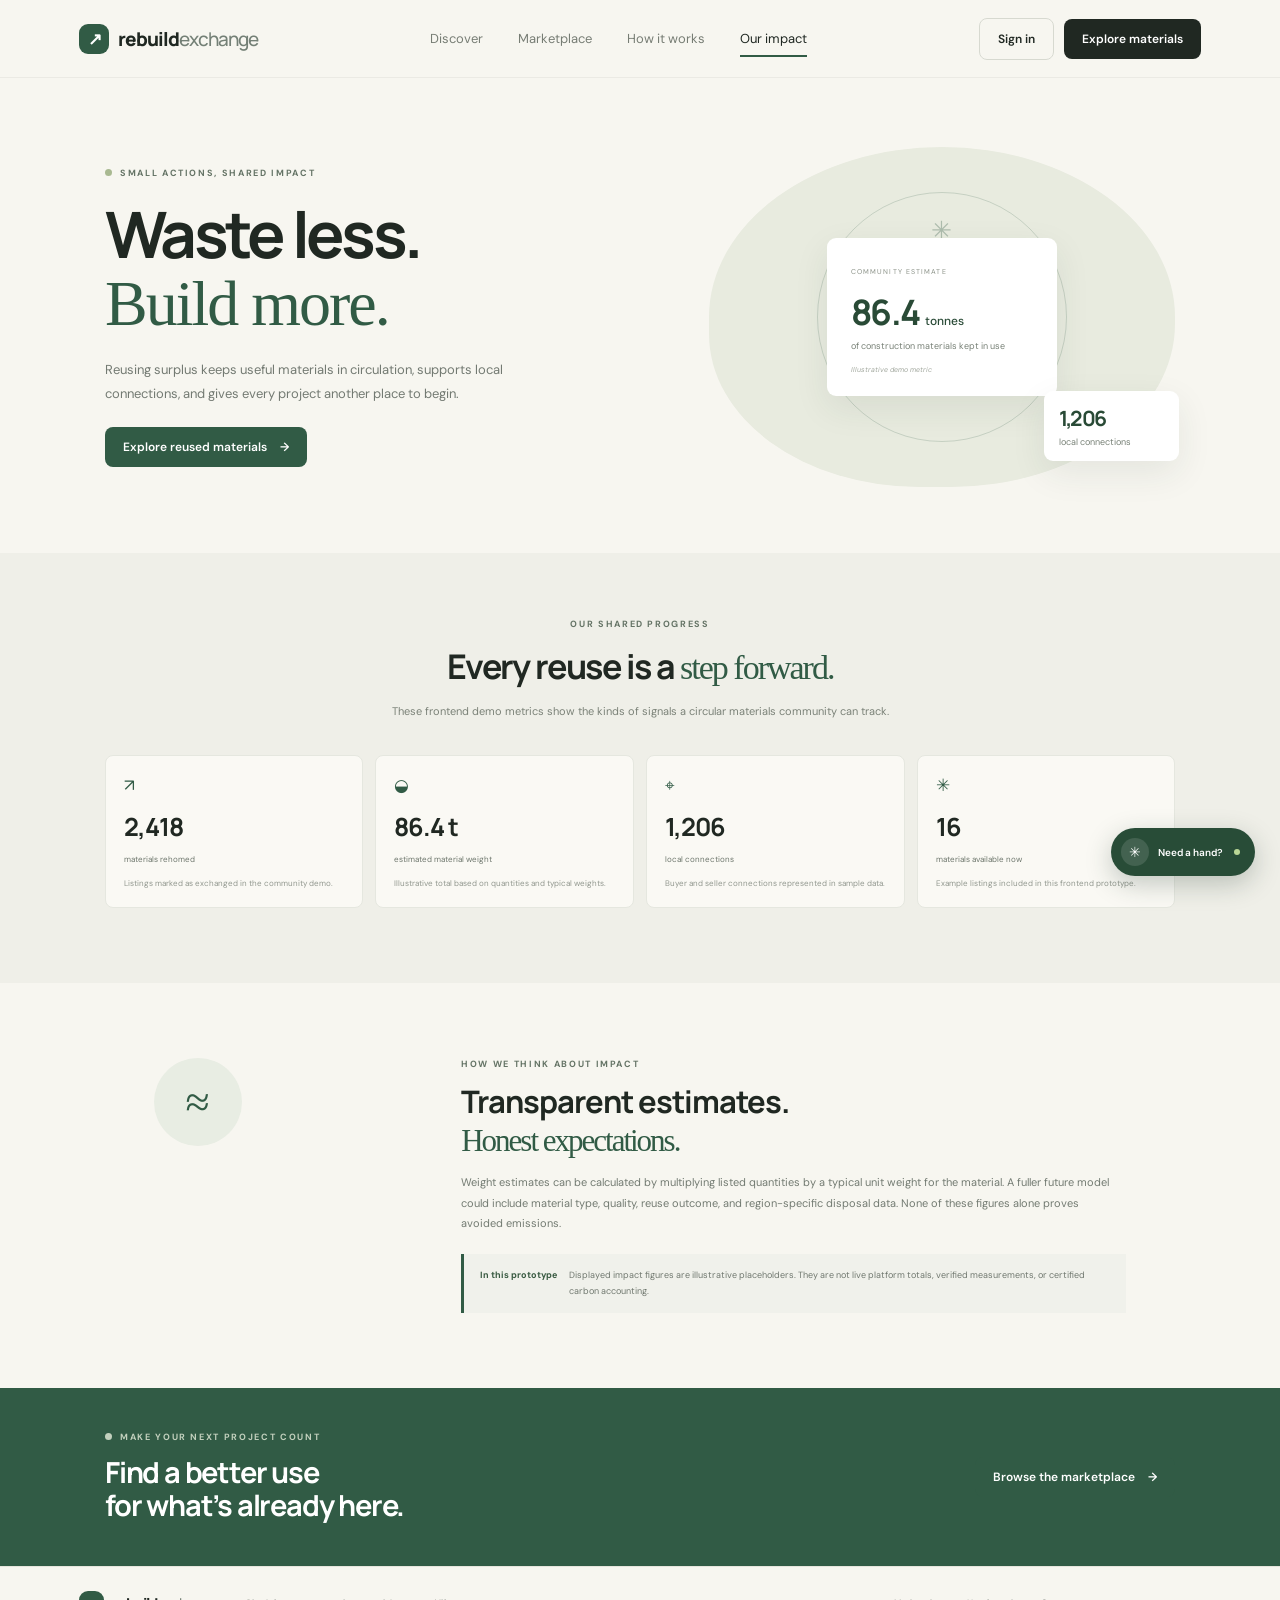
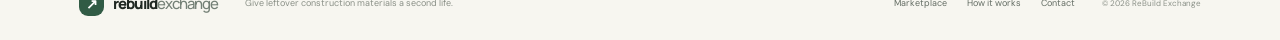
<file: impact.html>
<!DOCTYPE html><html lang="en"><head><meta charset="UTF-8"><meta name="viewport" content="width=device-width,initial-scale=1"><meta name="theme-color" content="#f7f6f0"><title>Our impact — ReBuild Exchange</title><link rel="preconnect" href="https://fonts.googleapis.com"><link rel="preconnect" href="https://fonts.gstatic.com" crossorigin><link href="https://fonts.googleapis.com/css2?family=DM+Sans:wght@400;500;600;700&family=Manrope:wght@400;500;600;700;800&display=swap" rel="stylesheet"><link rel="stylesheet" href="styles.css?v=2"><link rel="stylesheet" href="pages.css"><link rel="stylesheet" href="chatbot.css"></head><body>
<header class="topbar"><a class="brand" href="index.html"><span class="brand-mark">↗</span><span>rebuild<span class="brand-light">exchange</span></span></a><nav class="main-nav"><a href="index.html">Discover</a><a href="index.html#marketplace">Marketplace</a><a href="how-it-works.html">How it works</a><a class="active" href="impact.html">Our impact</a></nav><div class="top-actions"><a class="btn btn-outline" href="login.html">Sign in</a><a class="btn btn-dark" href="index.html#marketplace">Explore materials</a><button class="menu-toggle" aria-label="Open menu">☰</button></div></header>
<main><section class="page-hero impact-hero"><div class="page-hero-copy"><div class="eyebrow"><span class="eyebrow-dot"></span> SMALL ACTIONS, SHARED IMPACT</div><h1>Waste less.<br><em>Build more.</em></h1><p>Reusing surplus keeps useful materials in circulation, supports local connections, and gives every project another place to begin.</p><a class="btn btn-green" href="index.html#marketplace">Explore reused materials <span>→</span></a></div><div class="impact-page-art"><div class="impact-page-ring">✳</div><div class="impact-feature"><span>COMMUNITY ESTIMATE</span><b>86.4 <small>tonnes</small></b><p>of construction materials kept in use</p><i>Illustrative demo metric</i></div><div class="impact-feature mini-feature"><b>1,206</b><p>local connections</p></div></div></section>
<section class="impact-metrics-section"><div class="page-section-title"><div class="eyebrow">OUR SHARED PROGRESS</div><h2>Every reuse is a <em>step forward.</em></h2><p>These frontend demo metrics show the kinds of signals a circular materials community can track.</p></div><div class="metric-card-grid"><article><span>↗</span><b>2,418</b><small>materials rehomed</small><p>Listings marked as exchanged in the community demo.</p></article><article><span>◒</span><b>86.4 t</b><small>estimated material weight</small><p>Illustrative total based on quantities and typical weights.</p></article><article><span>⌖</span><b>1,206</b><small>local connections</small><p>Buyer and seller connections represented in sample data.</p></article><article><span>✳</span><b>16</b><small>materials available now</small><p>Example listings included in this frontend prototype.</p></article></div></section>
<section class="method-section"><div class="method-mark">≈</div><div><div class="eyebrow">HOW WE THINK ABOUT IMPACT</div><h2>Transparent estimates.<br><em>Honest expectations.</em></h2><p>Weight estimates can be calculated by multiplying listed quantities by a typical unit weight for the material. A fuller future model could include material type, quality, reuse outcome, and region-specific disposal data. None of these figures alone proves avoided emissions.</p><div class="method-callout"><b>In this prototype</b><span>Displayed impact figures are illustrative placeholders. They are not live platform totals, verified measurements, or certified carbon accounting.</span></div></div></section>
<section class="impact-cta"><div><div class="eyebrow eyebrow-light"><span></span> MAKE YOUR NEXT PROJECT COUNT</div><h2>Find a better use<br>for what’s already here.</h2></div><a class="btn btn-green" href="index.html#marketplace">Browse the marketplace <span>→</span></a></section></main>
<footer><a class="brand footer-brand" href="index.html"><span class="brand-mark">↗</span><span>rebuild<span class="brand-light">exchange</span></span></a><span>Give leftover construction materials a second life.</span><div><a href="index.html#marketplace">Marketplace</a><a href="how-it-works.html">How it works</a><a href="mailto:hello@rebuild.exchange">Contact</a></div><small>© 2026 ReBuild Exchange</small></footer>
<section class="chat-widget" aria-label="ReBuild help chat"><div class="chat-panel" id="chatPanel" hidden><header class="chat-head"><span class="chat-avatar">✳</span><span><b>ReBuild helper</b><small><i></i> Here to help you reuse</small></span><button class="chat-close" aria-label="Close chat">×</button></header><div class="chat-messages" id="chatMessages" aria-live="polite"><div class="chat-message bot-message">Hi! Ask me about finding materials, listing surplus, pickup, or impact.</div><div class="quick-prompts"><button data-prompt="How do I find materials?">Find materials</button><button data-prompt="How do I list materials?">List materials</button><button data-prompt="How do you estimate impact?">Impact estimates</button></div></div><form class="chat-form" id="chatForm"><input id="chatInput" aria-label="Type your message" placeholder="Ask a question…"><button aria-label="Send message">↑</button></form></div><button class="chat-launch" aria-expanded="false" aria-controls="chatPanel"><span class="chat-launch-icon">✳</span><span class="chat-launch-text">Need a hand?</span><span class="chat-notice"></span></button></section>
<script src="chatbot.js"></script><script>document.querySelector('.menu-toggle').addEventListener('click',()=>document.querySelector('.main-nav').classList.toggle('open'))</script></body></html>
</file>
<file: styles.css>
:root{--paper:#f7f6f0;--white:#fff;--ink:#202822;--muted:#747a72;--green:#315b45;--green2:#416d53;--pale:#e9eee4;--line:#e5e5dc;--clay:#c98264;--serif:Georgia,'Times New Roman',serif;--sans:'DM Sans',sans-serif;--display:'Manrope',sans-serif}*{box-sizing:border-box}html{scroll-behavior:smooth;scroll-padding-top:90px}body{margin:0;background:var(--paper);color:var(--ink);font-family:var(--sans);font-size:14px;-webkit-font-smoothing:antialiased}button,input,select,textarea{font:inherit}button,a{ -webkit-tap-highlight-color:transparent}a{color:inherit;text-decoration:none}button{cursor:pointer}.topbar{height:78px;padding:0 6.2%;display:flex;align-items:center;justify-content:space-between;background:rgba(247,246,240,.93);position:sticky;top:0;z-index:10;border-bottom:1px solid rgba(32,40,34,.06);backdrop-filter:blur(14px)}.brand{display:inline-flex;align-items:center;gap:9px;font:800 19px var(--display);letter-spacing:-1px}.brand-mark{display:grid;place-items:center;width:30px;height:30px;border-radius:9px;background:var(--green);color:#fff;font-size:17px}.brand-light{font-weight:500;color:#748076}.main-nav{display:flex;gap:35px;color:#777d74;font-size:13px}.main-nav a{padding:10px 0;position:relative}.main-nav a:hover,.main-nav a.active{color:var(--ink)}.main-nav .active:after{content:'';position:absolute;bottom:0;left:0;right:0;height:2px;background:var(--green)}.top-actions{display:flex;align-items:center;gap:10px}.btn{border:0;border-radius:8px;padding:12px 18px;font-weight:600;font-size:12px;transition:transform .2s,background .2s,box-shadow .2s;display:inline-flex;align-items:center;justify-content:center;gap:13px}.btn:hover{transform:translateY(-1px)}.btn-green{background:var(--green);color:white}.btn-green:hover{background:#244a37;box-shadow:0 5px 14px #315b452b}.btn-dark{background:var(--ink);color:white}.btn-dark:hover{background:#34453a}.btn-outline{background:transparent;border:1px solid #d7d9d0;color:var(--ink)}.btn-outline:hover{border-color:var(--green);background:#ffffff66}.icon-btn{border:0;background:none;font-size:24px;color:var(--green);position:relative;padding:5px}.save-count{font:600 9px var(--sans);position:absolute;right:-3px;top:0;background:var(--clay);color:white;border-radius:10px;min-width:14px;height:14px;display:grid;place-items:center}.menu-toggle{display:none;background:none;border:0;font-size:22px;color:var(--green)}.hero{padding:63px 8.2% 56px;display:grid;grid-template-columns:1.06fr .94fr;gap:5%;align-items:center;min-height:550px;overflow:hidden}.eyebrow{font-size:9px;letter-spacing:1.65px;font-weight:700;color:#647365;display:flex;align-items:center;gap:8px}.eyebrow-dot{width:7px;height:7px;border-radius:50%;background:#a9b991}.hero h1{font:700 clamp(46px,5.5vw,73px)/1.04 var(--display);letter-spacing:-4.5px;margin:24px 0 19px}.hero h1 em,.section-heading h2 em,.how-intro h2 em,.impact-copy h2 em,.join-section h2 em{font-family:var(--serif);font-weight:400;color:var(--green);letter-spacing:-2px}.hero-copy{font-size:14px;line-height:1.8;color:#6f766f;max-width:420px;margin:0 0 27px}.hero-search{height:60px;border-radius:10px;background:white;box-shadow:0 8px 30px #2636290b;border:1px solid #ebece6;padding:7px;display:flex;align-items:center;gap:9px;max-width:660px}.hero-search input{border:0;outline:0;min-width:0;width:100%;font-size:11px;color:var(--ink)}.hero-search input::placeholder{color:#a2a59d}.hero-search .btn{height:45px;white-space:nowrap;padding:0 17px}.search-icon,.pin-icon{font-size:23px;color:var(--green);padding:0 5px}.pin-icon{font-size:18px}.search-divider{height:24px;width:1px;background:#e9e9e3}.hero-proof{display:flex;align-items:center;gap:8px;margin-top:23px;font-size:9px;color:#7a8079}.hero-proof strong{color:var(--ink)}.avatar-stack{display:flex;padding-left:3px}.avatar-stack i{font-style:normal;width:22px;height:22px;border:2px solid var(--paper);border-radius:50%;background:#b0bcaa;color:#263629;display:grid;place-items:center;font-size:8px;margin-left:-4px}.avatar-stack i:nth-child(2){background:#d3ad8f}.avatar-stack i:nth-child(3){background:#9cafa5}.avatar-stack i:nth-child(4){background:#e1e2d8}.proof-divider{height:14px;width:1px;background:#dcded6;margin:0 5px}.rating{color:#d39b57;letter-spacing:1px}.hero-art{position:relative;max-width:570px;justify-self:end;width:100%;padding:11px 20px 20px 0}.hero-photo{height:375px;width:100%;overflow:hidden;border-radius:180px 180px 10px 10px;position:relative;background:#dce4d8}.hero-photo:after{content:'';position:absolute;inset:35% 0 0;background:linear-gradient(transparent,#12251e99)}.hero-photo img{width:100%;height:100%;object-fit:cover;object-position:center 55%}.photo-caption{position:absolute;z-index:1;bottom:21px;left:23px;display:flex;gap:10px;align-items:center;color:white}.caption-icon{background:#ffffff2b;border:1px solid #ffffff75;border-radius:50%;width:33px;height:33px;display:grid;place-items:center}.photo-caption b,.photo-caption small{display:block}.photo-caption b{font-size:11px}.photo-caption small{font-size:9px;margin-top:4px;color:#e6e7df}.impact-float{position:absolute;z-index:2;left:-48px;bottom:27px;background:white;border-radius:10px;width:167px;padding:15px 17px;box-shadow:0 12px 40px #1b32221c}.impact-leaf{font-size:17px;color:var(--green)}.float-number{font:700 24px var(--display);display:block;margin-top:6px;letter-spacing:-1px}.float-number small{font:500 10px var(--sans);letter-spacing:0;color:#788178}.float-caption{display:block;color:#788178;font-size:9px;line-height:1.5;margin-top:4px}.float-line{display:block;height:1px;background:#eceee8;margin:11px 0 8px}.float-period{display:flex;justify-content:space-between;font-size:7px;letter-spacing:1px;color:#92978f}.float-period b{font-size:8px;color:var(--green);letter-spacing:0}.sun-shape{position:absolute;z-index:-1;right:-38px;top:-35px;width:135px;height:135px;border-radius:50%;background:#ecebdc}.category-strip{margin:0 8.2%;padding:20px 0 22px;border-top:1px solid var(--line);border-bottom:1px solid var(--line);display:flex;align-items:center;gap:28px}.category-label{font-size:8px;letter-spacing:1.4px;font-weight:700;color:#8a9087;white-space:nowrap}.category-list{display:flex;align-items:center;gap:10px;flex:1;overflow:auto;scrollbar-width:none}.category-chip{border:1px solid #e4e5dd;background:transparent;border-radius:22px;padding:9px 13px;font-size:10px;color:#687168;white-space:nowrap;transition:.2s}.category-chip:hover,.category-chip.selected{border-color:var(--green);background:#e8ede4;color:var(--green)}.category-chip span{font-size:14px;margin-right:5px}.text-link{font-size:10px;font-weight:700;color:var(--green);white-space:nowrap}.text-link span{font-size:15px;margin-left:6px}.market-section{padding:82px 8.2% 70px}.section-heading{display:flex;justify-content:space-between;align-items:end}.section-heading h2,.how-intro h2,.impact-copy h2{font:700 38px/1.12 var(--display);letter-spacing:-1.8px;margin:13px 0 10px}.section-heading p{margin:0;color:#7e847d;font-size:12px}.section-heading .eyebrow{color:#71806e}.market-tools{display:flex;justify-content:space-between;align-items:center;margin:30px 0 17px;padding-bottom:14px;border-bottom:1px solid var(--line)}.filter-chips{display:flex;gap:8px}.filter-chip{border:1px solid #e0e2d9;border-radius:5px;background:transparent;color:#70776e;font-size:9px;padding:8px 11px}.filter-chip:hover,.filter-chip.selected{background:var(--green);color:white;border-color:var(--green)}.sort-wrap{font-size:9px;color:#858b82;display:flex;align-items:center;gap:7px}.sort-wrap select{border:0;background:transparent;color:var(--ink);font-size:10px;font-weight:600;outline:0}.listing-grid{display:grid;grid-template-columns:repeat(4,minmax(0,1fr));gap:18px}.listing-card{background:white;border-radius:9px;overflow:hidden;border:1px solid #edeee8;transition:transform .22s,box-shadow .22s;cursor:pointer;position:relative}.listing-card:hover{transform:translateY(-4px);box-shadow:0 13px 35px #1f2e2012}.card-image{height:190px;background:#e6e6dc;position:relative;overflow:hidden}.card-image img{width:100%;height:100%;object-fit:cover;transition:transform .4s}.listing-card:hover .card-image img{transform:scale(1.04)}.reuse-tag{position:absolute;left:11px;top:11px;background:#f7f6f0eF;border-radius:4px;color:var(--green);font-size:8px;font-weight:700;padding:6px 8px;letter-spacing:.2px}.heart-btn{position:absolute;right:10px;top:10px;border:0;border-radius:50%;width:29px;height:29px;background:#ffffffed;color:#627262;font-size:16px;display:grid;place-items:center}.heart-btn.saved{color:#b45649}.card-body{padding:13px 13px 14px}.card-category{font-size:8px;letter-spacing:1px;text-transform:uppercase;color:#8d958b;font-weight:700}.card-title{font:600 13px/1.35 var(--display);margin:6px 0 7px;min-height:35px}.card-meta{display:flex;justify-content:space-between;color:#7c827a;font-size:9px}.card-meta span:last-child{color:var(--green)}.card-bottom{border-top:1px solid #f0f0eb;margin-top:11px;padding-top:10px;display:flex;align-items:center;justify-content:space-between}.card-price{font:700 15px var(--display);letter-spacing:-.5px}.card-price.free{color:var(--green)}.card-place{font-size:8px;color:#82877f}.empty-state{text-align:center;padding:70px 10px}.empty-state>span{font-size:35px;color:#84947f}.empty-state h3{font:600 19px var(--display);margin:8px}.empty-state p{color:var(--muted);font-size:12px}.hidden{display:none!important}.load-more-wrap{text-align:center;padding-top:31px}.load-more{font-size:10px;padding:12px 20px}.how-section{padding:72px 8.2%;background:#eeeee6;display:grid;grid-template-columns:.77fr 1.23fr;gap:8%;align-items:center}.how-intro h2{font-size:40px;margin:16px 0}.how-intro p{font-size:12px;line-height:1.8;color:#737b72;max-width:300px;margin:0 0 20px}.how-intro .btn{padding:13px 18px}.how-note{display:flex;gap:8px;align-items:center;margin-top:40px;font:italic 13px var(--serif);color:#6c796b}.how-note span{font-style:normal;color:var(--green)}.steps{display:grid;grid-template-columns:repeat(3,1fr);gap:12px}.step-card{background:#f8f7f1;border:1px solid #e7e8df;border-radius:8px;padding:20px 17px 19px;min-height:208px;position:relative}.step-no{font-size:8px;letter-spacing:1px;color:#9ba296}.step-icon{width:38px;height:38px;margin:20px 0 14px;background:#e6ece3;border-radius:50%;display:grid;place-items:center;font-size:17px;color:var(--green)}.step-card h3{font:700 11px var(--display);margin:0 0 8px}.step-card p{font-size:9px;line-height:1.6;color:#7e847b;margin:0}.step-arrow{position:absolute;right:17px;top:17px;color:#a3aa9e;font-size:13px}.impact-section{background:#315b45;color:white;padding:70px 8.2%;display:grid;grid-template-columns:1fr 1fr;gap:10%;align-items:center;position:relative;overflow:hidden}.eyebrow-light{color:#c2d0bd}.eyebrow-light span{width:7px;height:7px;border-radius:50%;background:#c2d0bd}.impact-copy h2{font-size:36px;position:relative;z-index:1}.impact-copy h2 em{color:#d4dfc6}.impact-copy p{font-size:11px;line-height:1.8;color:#d1dbd1;max-width:380px;position:relative;z-index:1}.impact-link{display:inline-block;margin-top:12px;font-weight:600;font-size:10px;color:#e4ecd9}.impact-link span{margin-left:8px}.impact-stats{display:grid;grid-template-columns:1fr 1fr;gap:30px 25px;position:relative;z-index:1}.impact-stats>div{display:flex;flex-direction:column;gap:6px}.stat-icon{font-size:16px;color:#bfd3bd}.impact-stats strong{font:600 32px var(--display);letter-spacing:-1px}.impact-stats>div>span:last-child{font-size:9px;color:#d0dbd0}.stat-unit{font-size:19px;color:#d4dfc6}.impact-stats small{grid-column:1 / -1;font-size:8px;color:#bbcabd;margin-top:-13px}.impact-orb{position:absolute;right:-52px;bottom:-90px;width:210px;height:210px;border:1px solid #ffffff1c;border-radius:50%;display:grid;place-items:start center;padding-top:23px;color:#ffffff2b;font-size:30px}.join-section{padding:47px 8.2%;display:flex;align-items:center;gap:18px}.join-icon{width:46px;height:46px;border-radius:50%;background:#e5eade;display:grid;place-items:center;color:var(--green);font-size:20px}.join-section>div:nth-child(2){flex:1}.join-section .eyebrow{font-size:8px}.join-section h2{font:700 20px var(--display);letter-spacing:-.6px;margin:7px 0 5px}.join-section h2 em{letter-spacing:-.5px}.join-section p{margin:0;font-size:10px;color:#838980}.join-section>.btn{padding:14px 18px}footer{padding:24px 6.2%;border-top:1px solid var(--line);display:flex;align-items:center;gap:27px;color:#8a9087;font-size:9px}footer .brand{color:var(--ink);font-size:15px}footer .brand-mark{width:25px;height:25px;font-size:14px}footer>div{display:flex;gap:20px;margin-left:auto;color:#646d64}footer small{font-size:8px}.toast{position:fixed;bottom:25px;left:50%;transform:translate(-50%,20px);opacity:0;pointer-events:none;background:#253b2e;color:white;border-radius:7px;padding:12px 18px;font-size:11px;box-shadow:0 8px 25px #12251e35;z-index:30;transition:.25s}.toast.show{opacity:1;transform:translate(-50%,0)}.dialog{border:0;border-radius:14px;padding:28px;width:min(680px,calc(100vw - 32px));max-height:90vh;overflow:auto;box-shadow:0 24px 80px rgba(20,32,24,.35)}.dialog::backdrop{background:rgba(23,37,29,.65);backdrop-filter:blur(4px)}.dialog-close{position:absolute;right:14px;top:14px;border:0;background:#edece5;width:32px;height:32px;border-radius:50%;font-size:20px;color:#48534b;z-index:2;display:grid;place-items:center;transition:background .2s}.dialog-close:hover{background:#dfe2d8}.form-dialog{padding:33px;width:min(520px,calc(100vw - 32px))}.form-dialog h2{font:700 25px var(--display);letter-spacing:-1px;margin:10px 0 5px}.modal-intro{font-size:11px;color:var(--muted);margin:0 0 22px}.form-dialog form{display:grid;gap:13px}.form-dialog label{display:grid;gap:6px;font-size:10px;font-weight:600;color:#49534a}.form-dialog input,.form-dialog select,.form-dialog textarea{width:100%;border:1px solid #dfe2d9;border-radius:6px;padding:11px;font-size:11px;color:var(--ink);background:#fff;outline:0}.form-dialog input:focus,.form-dialog select:focus,.form-dialog textarea:focus{border-color:var(--green);box-shadow:0 0 0 3px #315b4517}.form-row{display:grid;grid-template-columns:1fr 1fr;gap:12px}.form-dialog .submit-listing,.form-dialog form>.btn{width:100%;margin-top:4px}.form-note{font-size:9px;color:#8b9188;text-align:center;margin:0}.detail-layout{display:grid;grid-template-columns:1fr 1.08fr;gap:26px;align-items:start}.detail-image{width:100%;height:330px;object-fit:cover;border-radius:10px}.detail-copy{display:flex;flex-direction:column}.detail-copy .card-category{font-size:9px;letter-spacing:1.2px;text-transform:uppercase;color:#8d958b;font-weight:700;margin-bottom:6px}.detail-copy h2{font:700 22px/1.3 var(--display);letter-spacing:-.4px;margin:0 0 8px;word-break:break-word}.detail-price{font:700 22px var(--display);letter-spacing:-.5px;color:var(--ink);margin:4px 0 14px}.detail-copy p{font-size:12px;line-height:1.65;color:#6d746c;margin:0 0 14px}.detail-details{border-top:1px solid var(--line);border-bottom:1px solid var(--line);padding:12px 0;margin-bottom:14px;display:grid;grid-template-columns:1fr 1fr;gap:12px;font-size:10px;color:#81877f}.detail-details b{display:block;color:var(--ink);font-size:12px;margin-top:4px}.detail-seller{display:flex;align-items:center;gap:11px;margin:0 0 16px;padding:10px 12px;background:#f7f6f0;border-radius:8px}.seller-avatar{width:32px;height:32px;background:#e6ebe2;border-radius:50%;display:grid;place-items:center;color:var(--green);font-weight:700;font-size:12px}.detail-seller b{font-size:11px}.detail-seller small{display:block;font-size:9px;color:#8a9087;margin-top:2px}.detail-copy .btn{width:100%}.mobile-filter{display:none}
@media(max-width:1000px){.hero{padding-left:6%;padding-right:6%;gap:3%}.hero h1{font-size:58px}.category-strip,.market-section,.how-section,.impact-section{padding-left:6%;padding-right:6%}.listing-grid{grid-template-columns:repeat(3,1fr)}.hero-photo{height:340px}.impact-float{left:-25px}}
@media(max-width:720px){.topbar{height:65px;padding:0 5%}.main-nav{display:none;position:absolute;left:0;right:0;top:64px;background:var(--paper);padding:17px 6%;box-shadow:0 12px 20px #0001;flex-direction:column;gap:12px}.main-nav.open{display:flex}.top-actions{gap:6px}.top-actions .sign-in{display:none}.top-actions .sell-open{padding:10px 12px;font-size:10px}.brand{font-size:17px}.brand-mark{width:27px;height:27px}.menu-toggle{display:block}.hero{padding:43px 6% 38px;display:flex;flex-direction:column;align-items:stretch;gap:31px}.hero h1{font-size:56px;letter-spacing:-3.7px;margin-top:18px}.hero-copy{font-size:12px;max-width:390px}.hero-search{height:auto;min-height:55px;flex-wrap:wrap;padding:7px}.hero-search input{font-size:10px;flex:1}.hero-search .btn{width:100%;height:39px;margin-top:3px}.hero-search .search-divider{display:none}.hero-proof{flex-wrap:wrap;font-size:8px}.hero-art{justify-self:auto;padding:0 12px 15px 20px;width:95%;margin:auto}.hero-photo{height:310px;border-radius:150px 150px 9px 9px}.impact-float{width:144px;padding:12px;left:-3px;bottom:20px}.float-number{font-size:21px}.category-strip{margin:0;padding:17px 5%;display:block}.category-label{display:block;margin-bottom:13px}.category-list{gap:7px}.category-chip{padding:8px 10px}.category-strip>.text-link{display:none}.market-section{padding:53px 5% 49px}.section-heading h2{font-size:31px}.section-heading p{font-size:10px}.desktop-link{display:none}.market-tools{align-items:flex-start;gap:10px;flex-direction:column;margin-top:22px}.filter-chips{overflow:auto;width:100%;scrollbar-width:none}.filter-chip{white-space:nowrap}.sort-wrap{align-self:flex-end}.listing-grid{grid-template-columns:repeat(2,minmax(0,1fr));gap:11px}.listing-card:nth-child(n+7){display:block}.card-image{height:145px}.card-body{padding:10px}.card-title{font-size:11px;min-height:30px}.card-meta{font-size:8px}.card-price{font-size:13px}.card-place{font-size:7px}.reuse-tag{font-size:7px;padding:5px 6px}.heart-btn{width:26px;height:26px}.how-section{padding:49px 5%;display:block}.how-intro h2{font-size:35px}.how-intro p{max-width:390px}.how-note{margin:26px 0}.steps{grid-template-columns:1fr;gap:9px}.step-card{min-height:0;padding:15px;display:grid;grid-template-columns:40px 1fr 20px;column-gap:12px;align-items:center}.step-no{grid-column:1}.step-icon{grid-column:1;grid-row:2/4;margin:9px 0 0;width:35px;height:35px}.step-card h3{grid-column:2;grid-row:1;margin:0}.step-card p{grid-column:2;grid-row:2}.step-arrow{grid-column:3;grid-row:1/3;position:static}.impact-section{padding:49px 6%;display:block}.impact-copy h2{font-size:32px}.impact-stats{margin-top:34px;gap:24px 12px}.impact-stats strong{font-size:27px}.impact-stats>div>span:last-child{font-size:8px}.impact-stats small{font-size:7px}.join-section{padding:36px 5%;gap:12px;flex-wrap:wrap}.join-icon{width:39px;height:39px}.join-section>div:nth-child(2){min-width:calc(100% - 60px)}.join-section h2{font-size:17px}.join-section>.btn{margin-left:51px;padding:12px 14px}.join-section p{font-size:9px}footer{padding:20px 5%;display:grid;grid-template-columns:1fr auto;gap:11px}footer>span{grid-column:1/-1;grid-row:2}footer>div{gap:11px;margin:0}footer small{grid-column:1/-1}.detail-layout{display:block}.detail-image{height:230px}.detail-copy h2{font-size:21px}.dialog{padding:19px}.form-dialog{padding:26px 21px}.form-row{grid-template-columns:1fr 1fr}}
@media(max-width:380px){.hero h1{font-size:48px}.listing-grid{gap:8px}.card-image{height:125px}.card-body{padding:8px}.card-title{font-size:10px}.impact-float{left:-8px}.brand{font-size:15px}.top-actions .sell-open{font-size:9px;padding:9px}}
@media(prefers-reduced-motion:reduce){*,*::before,*::after{scroll-behavior:auto!important;transition:none!important;animation:none!important}}

/* Alignment repair for hero highlights and seller dashboard */
.hero-highlights{display:flex;align-items:center;gap:18px;margin-top:24px;padding-top:15px;border-top:1px solid var(--line);max-width:410px}
.hero-highlights span{font-size:7px;letter-spacing:1.1px;color:#818980;white-space:nowrap}
.hero-highlights b{color:var(--green);font:700 9px var(--display);margin-right:4px}
.seller-dashboard{padding:70px 8.2%;background:#f0efe8;display:grid;grid-template-columns:minmax(240px,.8fr) minmax(420px,1.2fr);align-items:center;gap:8%}
.dashboard-intro{min-width:0}
.dashboard-intro h2{font:700 37px/1.13 var(--display);letter-spacing:-1.8px;margin:15px 0}
.dashboard-intro h2 em{font:400 37px Georgia,serif;color:var(--green)}
.dashboard-intro p{font-size:11px;line-height:1.8;color:#727970;max-width:315px;margin:0 0 20px}
.dashboard-intro .btn{padding:13px 17px}
.dash-stamp{width:88px;height:88px;border:1px solid #c5cdbd;border-radius:50%;color:var(--green);display:flex;align-items:center;justify-content:center;flex-direction:column;font-size:18px;margin-top:25px;transform:rotate(-12deg)}
.dash-stamp span{font-size:7px;letter-spacing:1.3px;text-align:center;font-weight:700;line-height:1.5}
.dashboard-preview{box-sizing:border-box;min-width:0;width:100%;border:1px solid #e3e5dc;border-radius:11px;background:#fbfaf6;padding:22px 23px;box-shadow:0 12px 35px #1f2e200b}
.dash-top{display:flex;align-items:center;justify-content:space-between;gap:12px;border-bottom:1px solid #eceee7;padding-bottom:16px}
.dash-top>span:first-child{min-width:0}
.dash-top b,.dash-top small{display:block}
.dash-top b{font:700 13px var(--display)}
.dash-top small{font-size:8px;color:#899087;margin-top:4px}
.dash-live{font-size:7px;letter-spacing:1px;color:#788578;white-space:nowrap}
.dash-live i{display:inline-block;width:6px;height:6px;border-radius:50%;background:#75a17c;margin-right:4px}
.dash-metrics{display:grid;grid-template-columns:repeat(3,minmax(0,1fr));gap:11px;padding:19px 0}
.dash-metrics>div{min-width:0;border-right:1px solid #eceee7;padding-right:10px}
.dash-metrics>div:last-child{border:0}
.dash-metrics span,.dash-metrics b,.dash-metrics em{display:block}
.dash-metrics span{font-size:8px;line-height:1.45;color:#7e867d;min-height:23px}
.dash-metrics b{font:700 23px var(--display);letter-spacing:-1px;margin:9px 0 5px;white-space:nowrap}
.dash-metrics b small{font:500 9px var(--sans);letter-spacing:0;color:#687269}
.dash-metrics em{font-style:normal;font-size:7px;line-height:1.45;color:var(--green)}
.dash-list{border:1px solid #e9ebe3;border-radius:7px;background:white;padding:10px;display:flex;align-items:center;gap:10px}
.dash-thumb{flex:0 0 32px;width:32px;height:32px;background:#e5eadf;border-radius:5px;display:grid;place-items:center;color:var(--green);font-size:16px}
.dash-list>span:nth-child(2){flex:1;min-width:0}
.dash-list b,.dash-list small{display:block}
.dash-list b{font-size:9px}
.dash-list small{font-size:7px;color:#8b9188;margin-top:4px}
.dash-status{font-size:7px;letter-spacing:.7px;color:#4a8053;white-space:nowrap}
.dash-footnote{display:block;font-size:7px;color:#92978f;margin-top:11px}
@media(max-width:1000px){.seller-dashboard{padding-left:6%;padding-right:6%;grid-template-columns:minmax(210px,.8fr) minmax(360px,1.2fr);gap:5%}}
@media(max-width:720px){.hero-highlights{gap:10px;margin-top:18px}.hero-highlights span{font-size:6px}.seller-dashboard{padding:48px 5%;display:block}.dashboard-intro h2,.dashboard-intro h2 em{font-size:33px}.dash-stamp{display:none}.dashboard-preview{margin-top:29px;padding:15px 12px}.dash-metrics{gap:7px}.dash-metrics b{font-size:20px}.dash-metrics span{font-size:7px}.dash-metrics em{font-size:6px}}
@media(max-width:380px){.dashboard-preview{padding:13px 9px}.dash-metrics{gap:4px}.dash-metrics>div{padding-right:4px}.dash-metrics span{font-size:6px}.dash-metrics b{font-size:18px}.dash-metrics em{font-size:5px}.dash-top b{font-size:11px}.dash-top small{font-size:7px}}

.listing-reviews{margin-top:16px}.listing-reviews h3{font:600 16px var(--display)}.listing-reviews p{padding:10px;background:#f5f5ef;border-radius:7px;font-size:12px}.review-stars{color:#bd8b38}
</file>
<file: pages.css>
.page-hero{padding:68px 8.2% 65px;display:grid;grid-template-columns:1fr .9fr;align-items:center;gap:8%;min-height:475px}.page-hero-copy h1{font:700 clamp(49px,5vw,68px)/1.04 var(--display);letter-spacing:-3.7px;margin:22px 0 17px}.page-hero-copy h1 em,.page-section-title h2 em,.method-section h2 em{font:400 1em Georgia,serif;color:var(--green);letter-spacing:-2px}.page-hero-copy p{font-size:13px;line-height:1.8;color:#737a72;max-width:440px;margin:0 0 22px}.page-secondary-link{display:inline-block;font-size:10px;font-weight:600;color:var(--green);margin-left:17px}.page-hero-image{height:345px;position:relative;border-radius:180px 180px 9px 9px;overflow:hidden;background:#cbd5c8}.page-hero-image img{width:100%;height:100%;object-fit:cover}.page-hero-image>span{position:absolute;bottom:17px;left:18px;right:18px;background:#f7f6f0e8;border-radius:5px;padding:10px 13px;font-size:8px;font-weight:700;letter-spacing:1px;color:#556557}.page-hero-image b{float:right;color:var(--green);font-size:14px}.process-steps,.impact-metrics-section{padding:65px 8.2% 75px;background:#efefe8}.page-section-title{text-align:center;max-width:600px;margin:0 auto 34px}.page-section-title .eyebrow{justify-content:center}.page-section-title h2{font:700 34px var(--display);letter-spacing:-1.5px;margin:13px 0}.page-section-title p{font-size:11px;line-height:1.7;color:#7b8278}.process-grid{display:grid;grid-template-columns:repeat(3,1fr);gap:15px}.process-grid article{position:relative;padding:24px;background:#faf9f4;border:1px solid #e6e8df;border-radius:9px;min-height:235px}.process-num{position:absolute;right:20px;top:18px;font-size:8px;letter-spacing:1px;color:#a0a69d}.process-icon{width:42px;height:42px;border-radius:50%;background:#e7ede3;color:var(--green);display:grid;place-items:center;font-size:18px}.process-grid h3{font:700 14px var(--display);margin:17px 0 8px}.process-grid p{font-size:10px;line-height:1.7;color:#7b8279;min-height:53px}.process-grid a{font-size:9px;font-weight:600;color:var(--green)}.process-grid a b{margin-left:5px}.seller-callout{padding:62px 8.2%;display:flex;align-items:center;justify-content:space-between;gap:40px;background:#315b45;color:white}.seller-callout h2,.impact-cta h2{font:700 34px/1.15 var(--display);letter-spacing:-1.2px;margin:13px 0}.seller-callout h2 em{font:400 1em Georgia,serif;color:#d3dfca}.seller-callout p{font-size:11px;line-height:1.7;color:#d2ded2;max-width:370px;margin:0 0 18px}.callout-numbers{display:flex;gap:32px}.callout-numbers div{display:flex;flex-direction:column;gap:6px}.callout-numbers b{font:700 19px var(--display);color:#e1ead7}.callout-numbers span{font-size:8px;color:#d1ddd0}.page-faq{padding:70px 10%;display:grid;grid-template-columns:.8fr 1.2fr;gap:9%;align-items:start}.page-faq h2{font:700 32px/1.12 var(--display);letter-spacing:-1px;margin:14px 0}.page-faq h2 em{font:400 1em Georgia,serif;color:var(--green)}.page-faq .faq-list{margin:0}.impact-page-art{height:340px;position:relative;display:grid;place-items:center;background:#e8ebdf;border-radius:50% 50% 48% 45%}.impact-page-ring{position:absolute;width:250px;height:250px;border:1px solid #315b4530;border-radius:50%;display:grid;place-items:start center;padding-top:21px;color:#315b4552;font-size:25px}.impact-feature{position:relative;background:white;padding:22px 24px;width:230px;border-radius:9px;box-shadow:0 12px 35px #1e392a16}.impact-feature>span{font-size:7px;letter-spacing:1.1px;color:#8a9187}.impact-feature>b{display:block;font:700 35px var(--display);letter-spacing:-1.5px;color:#294a36;margin:10px 0 4px}.impact-feature>b small{font:500 12px var(--sans);letter-spacing:0}.impact-feature p{font-size:9px;color:#778076;margin:0}.impact-feature>i{display:block;font-size:7px;color:#a0a69c;margin-top:13px}.mini-feature{position:absolute;width:135px;padding:13px 15px;right:-4px;bottom:26px}.mini-feature>b{font-size:21px;margin:0 0 4px}.metric-card-grid{display:grid;grid-template-columns:repeat(4,1fr);gap:12px}.metric-card-grid article{background:#faf9f4;border:1px solid #e5e7df;border-radius:8px;padding:18px}.metric-card-grid article>span{display:block;font-size:17px;color:var(--green)}.metric-card-grid b{display:block;font:700 25px var(--display);letter-spacing:-1px;margin:13px 0 4px}.metric-card-grid small{font-size:8px;color:#6d766c}.metric-card-grid p{font-size:8px;line-height:1.6;color:#91978e;margin:11px 0 0}.method-section{padding:75px 12%;display:grid;grid-template-columns:.36fr 1fr;gap:7%;align-items:start}.method-mark{width:88px;height:88px;border-radius:50%;background:#e8ede3;color:var(--green);display:grid;place-items:center;font:400 44px Georgia,serif}.method-section h2{font:700 31px/1.2 var(--display);letter-spacing:-1px;margin:13px 0}.method-section p{font-size:11px;line-height:1.9;color:#737b72;max-width:660px}.method-callout{display:flex;gap:12px;align-items:flex-start;margin-top:20px;padding:14px 16px;background:#f0f1eb;border-left:3px solid var(--green);font-size:9px;line-height:1.7;color:#70786f}.method-callout b{white-space:nowrap;color:#385a41}.impact-cta{background:#315b45;color:white;padding:43px 8.2%;display:flex;align-items:center;justify-content:space-between;gap:20px}.impact-cta h2{font-size:29px;margin-bottom:0}.impact-cta .btn{white-space:nowrap}.stories-section{padding:68px 8.2%;background:#f0efe8}.stories-heading{display:flex;align-items:end;justify-content:space-between;margin-bottom:26px}.stories-heading h2{font:700 32px var(--display);letter-spacing:-1.3px;margin:12px 0 0}.stories-heading h2 em{font:400 1em Georgia,serif;color:var(--green)}.story-grid{display:grid;grid-template-columns:1fr 1fr .7fr;gap:13px}.story-card{border:1px solid #e2e4db;border-radius:8px;background:#faf9f4;padding:20px;min-height:190px}.story-quote{font:38px/.7 Georgia,serif;color:#9dac92}.story-card>p{font:15px/1.5 Georgia,serif;color:#34443a;min-height:70px}.story-person{display:flex;align-items:center;gap:9px}.story-avatar{width:28px;height:28px;display:grid;place-items:center;border-radius:50%;font-size:10px;color:white}.story-avatar.sand{background:#be8965}.story-avatar.green{background:#69826d}.story-person b,.story-person small{display:block}.story-person b{font-size:8px}.story-person small{font-size:7px;color:#898f86;margin-top:3px}.story-result{margin-left:auto;font-size:6px;letter-spacing:.7px;color:#738371}.story-highlight{background:#315b45;color:white;display:flex;flex-direction:column;justify-content:center}.story-leaf{font-size:23px;color:#d4e1cb}.story-highlight>b{font:700 16px/1.3 var(--display);margin-top:10px}.story-highlight>small{font-size:8px;color:#d2dfd1;margin:6px 0 15px}.story-cta{align-self:flex-start;border:0;border-bottom:1px solid #a9c19f;background:none;color:#e5efdf;font-size:8px;padding:0 0 4px}.story-cta span{margin-left:7px}.faq-section{padding:70px 10%;display:grid;grid-template-columns:.8fr 1.2fr;gap:9%;align-items:start}.faq-intro h2{font:700 33px/1.1 var(--display);letter-spacing:-1px;margin:14px 0}.faq-intro h2 em{font:400 1em Georgia,serif;color:var(--green)}.faq-intro p{max-width:260px;font-size:10px;color:#7c837b;line-height:1.7}.faq-chat-open{padding:0;border:0;background:none;color:var(--green);font-size:9px;font-weight:700}.faq-chat-open span{margin-left:7px}.faq-list details{border-top:1px solid #e3e5dc;padding:14px 2px}.faq-list details:last-child{border-bottom:1px solid #e3e5dc}.faq-list summary{list-style:none;cursor:pointer;display:flex;justify-content:space-between;gap:15px;font-size:10px;font-weight:600;color:#344137}.faq-list summary::-webkit-details-marker{display:none}.faq-list summary span{font-size:14px;color:#758675;transition:transform .2s}.faq-list details[open] summary span{transform:rotate(45deg)}.faq-list details p{font-size:9px;line-height:1.8;color:#7c837b;max-width:610px;padding-right:25px}.faq-list details:focus-within summary{outline:2px solid #456d4f;outline-offset:3px}
@media(max-width:900px){.page-hero{padding-left:6%;padding-right:6%;gap:5%}.page-hero-image{height:300px}.process-steps,.impact-metrics-section{padding-left:6%;padding-right:6%}.metric-card-grid{grid-template-columns:repeat(2,1fr)}.callout-numbers{gap:15px}.seller-callout{padding-left:6%;padding-right:6%}.stories-section{padding-left:6%;padding-right:6%}}
@media(max-width:700px){.page-hero{display:flex;flex-direction:column;align-items:stretch;padding:43px 6% 45px;gap:28px}.page-hero-copy h1{font-size:50px}.page-hero-copy p{font-size:11px}.page-hero-image{height:275px;width:90%;align-self:center}.process-steps,.impact-metrics-section{padding:48px 5%}.page-section-title h2{font-size:29px}.process-grid{grid-template-columns:1fr}.process-grid article{min-height:0}.process-grid p{min-height:0}.seller-callout{display:block;padding:45px 6%}.seller-callout h2{font-size:30px}.callout-numbers{margin-top:29px;justify-content:space-between}.page-faq,.faq-section{padding:48px 6%;display:block}.page-faq>.faq-list,.faq-section .faq-list{margin-top:26px}.impact-page-art{height:285px;width:90%;margin:0 auto}.impact-page-ring{width:215px;height:215px}.mini-feature{right:-7px}.metric-card-grid{gap:8px}.metric-card-grid article{padding:13px}.metric-card-grid b{font-size:22px}.method-section{padding:49px 6%;display:block}.method-mark{width:60px;height:60px;font-size:33px;margin-bottom:22px}.method-section h2{font-size:27px}.method-callout{display:block}.method-callout b{display:block;margin-bottom:4px}.impact-cta{padding:36px 6%;display:block}.impact-cta h2{font-size:26px}.impact-cta .btn{margin-top:21px}.stories-section{padding:49px 5%}.stories-heading{align-items:start}.stories-heading h2{font-size:26px}.stories-heading .text-link{font-size:8px}.story-grid{grid-template-columns:1fr}.story-card{min-height:0}.story-card>p{min-height:0;margin-bottom:19px}.story-highlight{min-height:160px}}
</file>
<file: chatbot.css>
.chat-widget{position:fixed;z-index:40;right:25px;bottom:24px;font-family:var(--sans)}.chat-launch{border:0;border-radius:30px;background:#284c37;color:white;display:flex;align-items:center;gap:9px;padding:10px 15px 10px 10px;box-shadow:0 8px 26px #1e392a40;transition:transform .2s,background .2s}.chat-launch:hover{transform:translateY(-2px);background:#203f2e}.chat-launch-icon{width:28px;height:28px;background:#ffffff20;border-radius:50%;display:grid;place-items:center;font-size:14px}.chat-launch-text{font-size:10px;font-weight:600}.chat-notice{width:6px;height:6px;border-radius:50%;background:#bad796;margin-left:2px}.chat-launch.is-open .chat-notice{display:none}.chat-panel{position:absolute;right:0;bottom:57px;width:345px;height:445px;background:#fbfaf6;border:1px solid #e5e8df;border-radius:13px;box-shadow:0 15px 55px #18251d35;overflow:hidden;display:flex;flex-direction:column}.chat-panel[hidden]{display:none}.chat-head{background:#315b45;color:white;padding:14px;display:flex;align-items:center;gap:10px}.chat-avatar{width:31px;height:31px;border-radius:50%;background:#ffffff22;display:grid;place-items:center;color:#d7e6ce}.chat-head b,.chat-head small{display:block}.chat-head b{font:700 11px var(--display)}.chat-head small{font-size:8px;color:#d1dfd1;margin-top:4px}.chat-head small i{display:inline-block;width:6px;height:6px;background:#a7d68d;border-radius:50%;margin-right:4px}.chat-close{margin-left:auto;border:0;background:#ffffff1a;color:white;width:26px;height:26px;border-radius:50%;font-size:17px}.chat-messages{flex:1;padding:15px;overflow:auto;display:flex;flex-direction:column;align-items:flex-start;gap:10px}.chat-message{max-width:90%;padding:10px 12px;border-radius:10px;font-size:10px;line-height:1.6;white-space:pre-wrap}.bot-message{background:#edf0e8;color:#39433b;border-top-left-radius:3px}.user-message{align-self:flex-end;background:#315b45;color:white;border-top-right-radius:3px}.quick-prompts{display:flex;flex-wrap:wrap;gap:6px;margin-top:1px}.quick-prompts button{border:1px solid #d7dfd3;background:transparent;border-radius:20px;padding:7px 9px;color:#42624a;font-size:8px}.quick-prompts button:hover{background:#e6ece2}.chat-form{display:flex;gap:7px;border-top:1px solid #e6e9e1;padding:11px}.chat-form input{flex:1;border:1px solid #e1e4dc;border-radius:20px;padding:10px 13px;outline:0;background:white;font-size:10px}.chat-form input:focus{border-color:#315b45}.chat-form button{width:35px;height:35px;border:0;border-radius:50%;background:#315b45;color:white;font-size:16px}.login-page .chat-widget{position:fixed}@media(max-width:560px){.chat-widget{right:15px;bottom:15px}.chat-panel{position:fixed;right:10px;bottom:68px;width:min(370px,calc(100vw - 20px));height:min(490px,calc(100dvh - 90px))}.chat-launch{padding:9px}.chat-launch-text{font-size:9px}}
</file>
